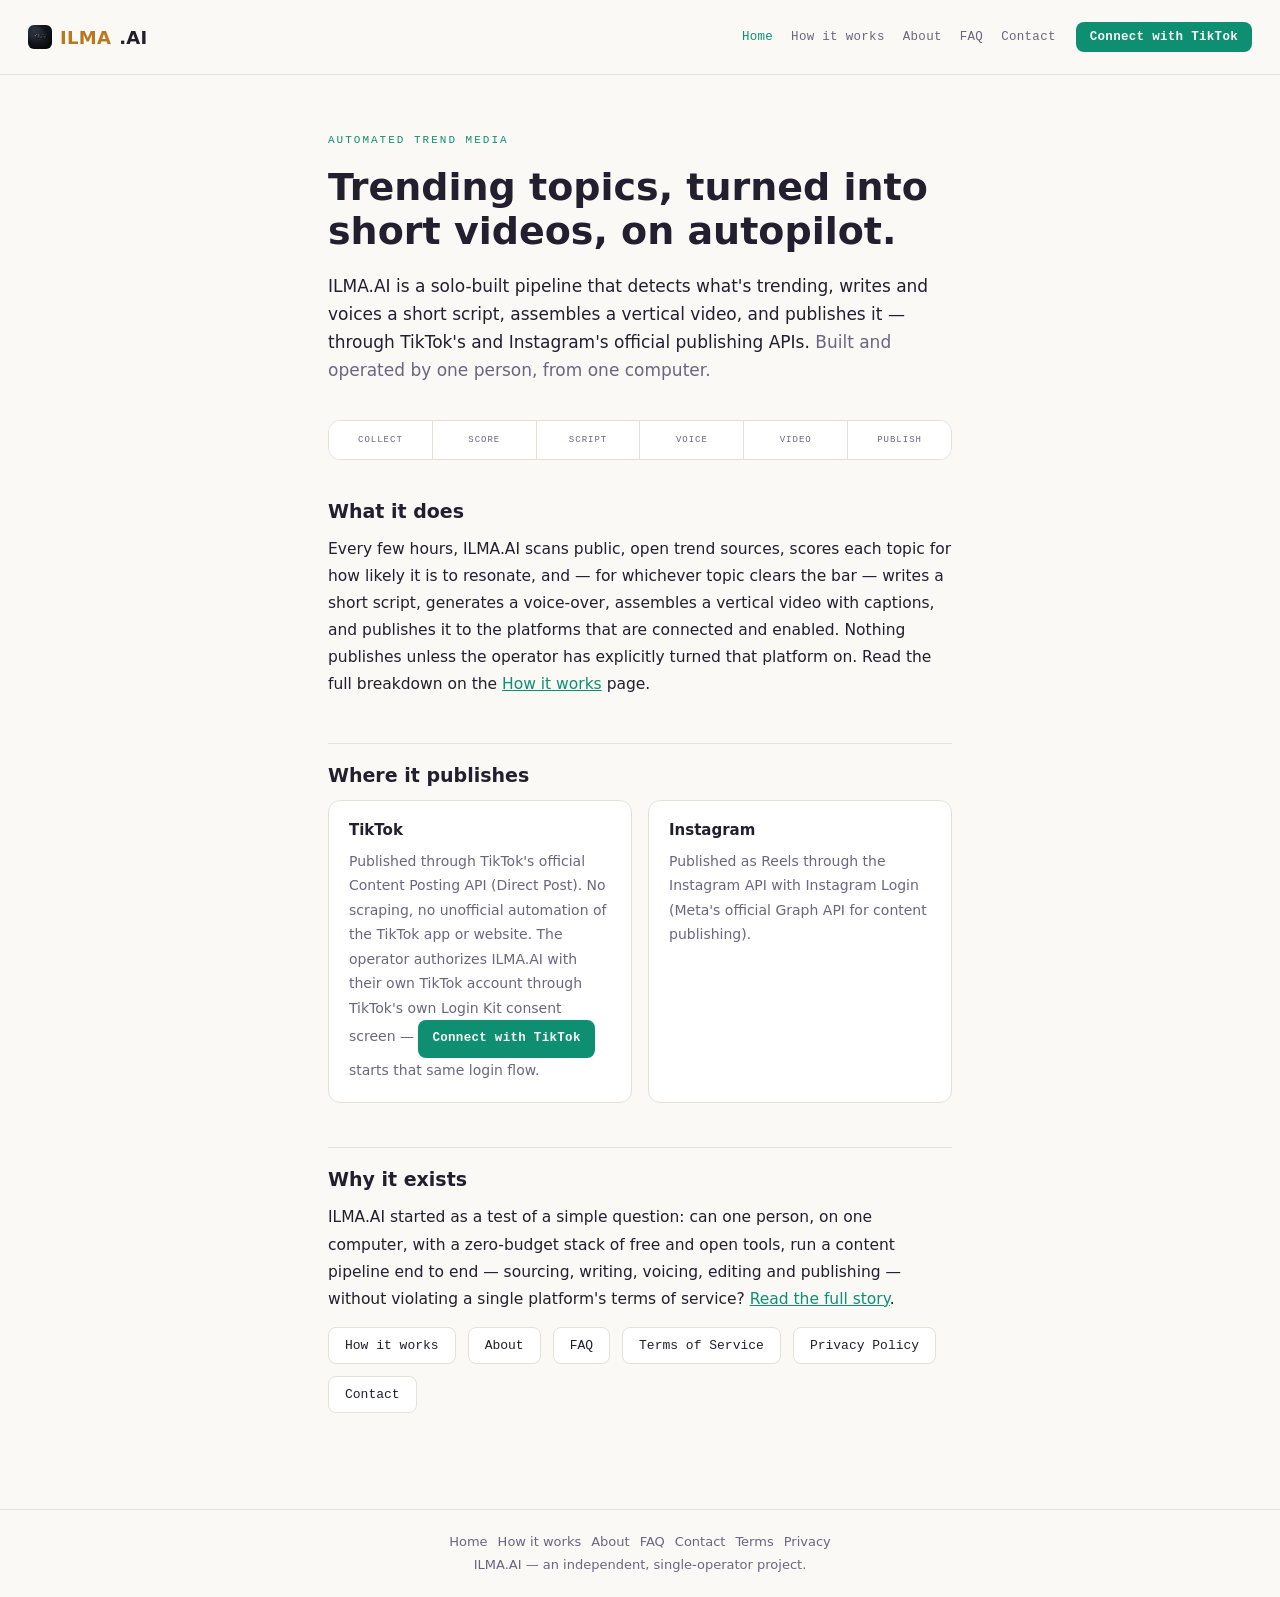
<file: index.html>
<!DOCTYPE html>
<html lang="en">
<head>
<meta charset="UTF-8">
<meta name="viewport" content="width=device-width, initial-scale=1.0">
<title>ILMA.AI — Automated trend media</title>
<meta name="description" content="ILMA.AI is a solo-built pipeline that detects trending topics, writes and voices a short script, assembles a vertical video, and publishes it through TikTok's and Instagram's official APIs.">
<link rel="stylesheet" href="assets/style.css">
<link rel="icon" href="assets/icons/favicon.ico" sizes="any">
<link rel="icon" type="image/png" href="assets/icons/icon-32.png" sizes="32x32">
<link rel="icon" type="image/png" href="assets/icons/icon-192.png" sizes="192x192">
<link rel="apple-touch-icon" href="assets/icons/icon-180.png">
</head>
<body>
<header>
  <a class="brand" href="index.html"><img src="assets/icons/icon-48.png" width="24" height="24" alt=""><b>ILMA</b>.AI</a>
  <nav class="site-nav">
    <a href="index.html" aria-current="page">Home</a>
    <a href="how-it-works.html">How it works</a>
    <a href="about.html">About</a>
    <a href="faq.html">FAQ</a>
    <a href="contact.html">Contact</a>
  </nav>
  <a class="tiktok-login" href="https://cake-stability-goliath.ngrok-free.dev/auth/tiktok/login">Connect with TikTok</a>
</header>

<main id="top">
  <p class="eyebrow">Automated trend media</p>
  <h1 class="hero">Trending topics, turned into short videos, on autopilot.</h1>
  <p class="lede">
    ILMA.AI is a solo-built pipeline that detects what's trending, writes and
    voices a short script, assembles a vertical video, and publishes it —
    through TikTok's and Instagram's official publishing APIs.
    <span class="muted">Built and operated by one person, from one computer.</span>
  </p>

  <div class="chain">
    <div class="stage"><div class="lbl">Collect</div></div>
    <div class="stage"><div class="lbl">Score</div></div>
    <div class="stage"><div class="lbl">Script</div></div>
    <div class="stage"><div class="lbl">Voice</div></div>
    <div class="stage"><div class="lbl">Video</div></div>
    <div class="stage"><div class="lbl">Publish</div></div>
  </div>

  <h2 style="margin-top:0; padding-top:0; border-top:none;">What it does</h2>
  <p>
    Every few hours, ILMA.AI scans public, open trend sources, scores each
    topic for how likely it is to resonate, and — for whichever topic clears
    the bar — writes a short script, generates a voice-over, assembles a
    vertical video with captions, and publishes it to the platforms that are
    connected and enabled. Nothing publishes unless the operator has
    explicitly turned that platform on. Read the full breakdown on the
    <a href="how-it-works.html">How it works</a> page.
  </p>

  <h2>Where it publishes</h2>
  <div class="card-grid">
    <div class="card">
      <h3>TikTok</h3>
      <p>
        Published through TikTok's official Content Posting API
        (Direct Post). No scraping, no unofficial automation of the TikTok
        app or website. The operator authorizes ILMA.AI with their own
        TikTok account through TikTok's own Login Kit consent screen —
        <a class="tiktok-login" href="https://cake-stability-goliath.ngrok-free.dev/auth/tiktok/login">Connect with TikTok</a>
        starts that same login flow.
      </p>
    </div>
    <div class="card">
      <h3>Instagram</h3>
      <p>
        Published as Reels through the Instagram API with Instagram Login
        (Meta's official Graph API for content publishing).
      </p>
    </div>
  </div>

  <h2>Why it exists</h2>
  <p>
    ILMA.AI started as a test of a simple question: can one person, on one
    computer, with a zero-budget stack of free and open tools, run a
    content pipeline end to end — sourcing, writing, voicing, editing and
    publishing — without violating a single platform's terms of service?
    <a href="about.html">Read the full story</a>.
  </p>

  <div class="links">
    <a href="how-it-works.html">How it works</a>
    <a href="about.html">About</a>
    <a href="faq.html">FAQ</a>
    <a href="terms.html">Terms of Service</a>
    <a href="privacy.html">Privacy Policy</a>
    <a href="mailto:natdoussin@gmail.com">Contact</a>
  </div>
</main>

<footer>
  <div class="foot-links">
    <a href="index.html">Home</a>
    <a href="how-it-works.html">How it works</a>
    <a href="about.html">About</a>
    <a href="faq.html">FAQ</a>
    <a href="contact.html">Contact</a>
    <a href="terms.html">Terms</a>
    <a href="privacy.html">Privacy</a>
  </div>
  ILMA.AI — an independent, single-operator project.
</footer>
</body>
</html>
</file>
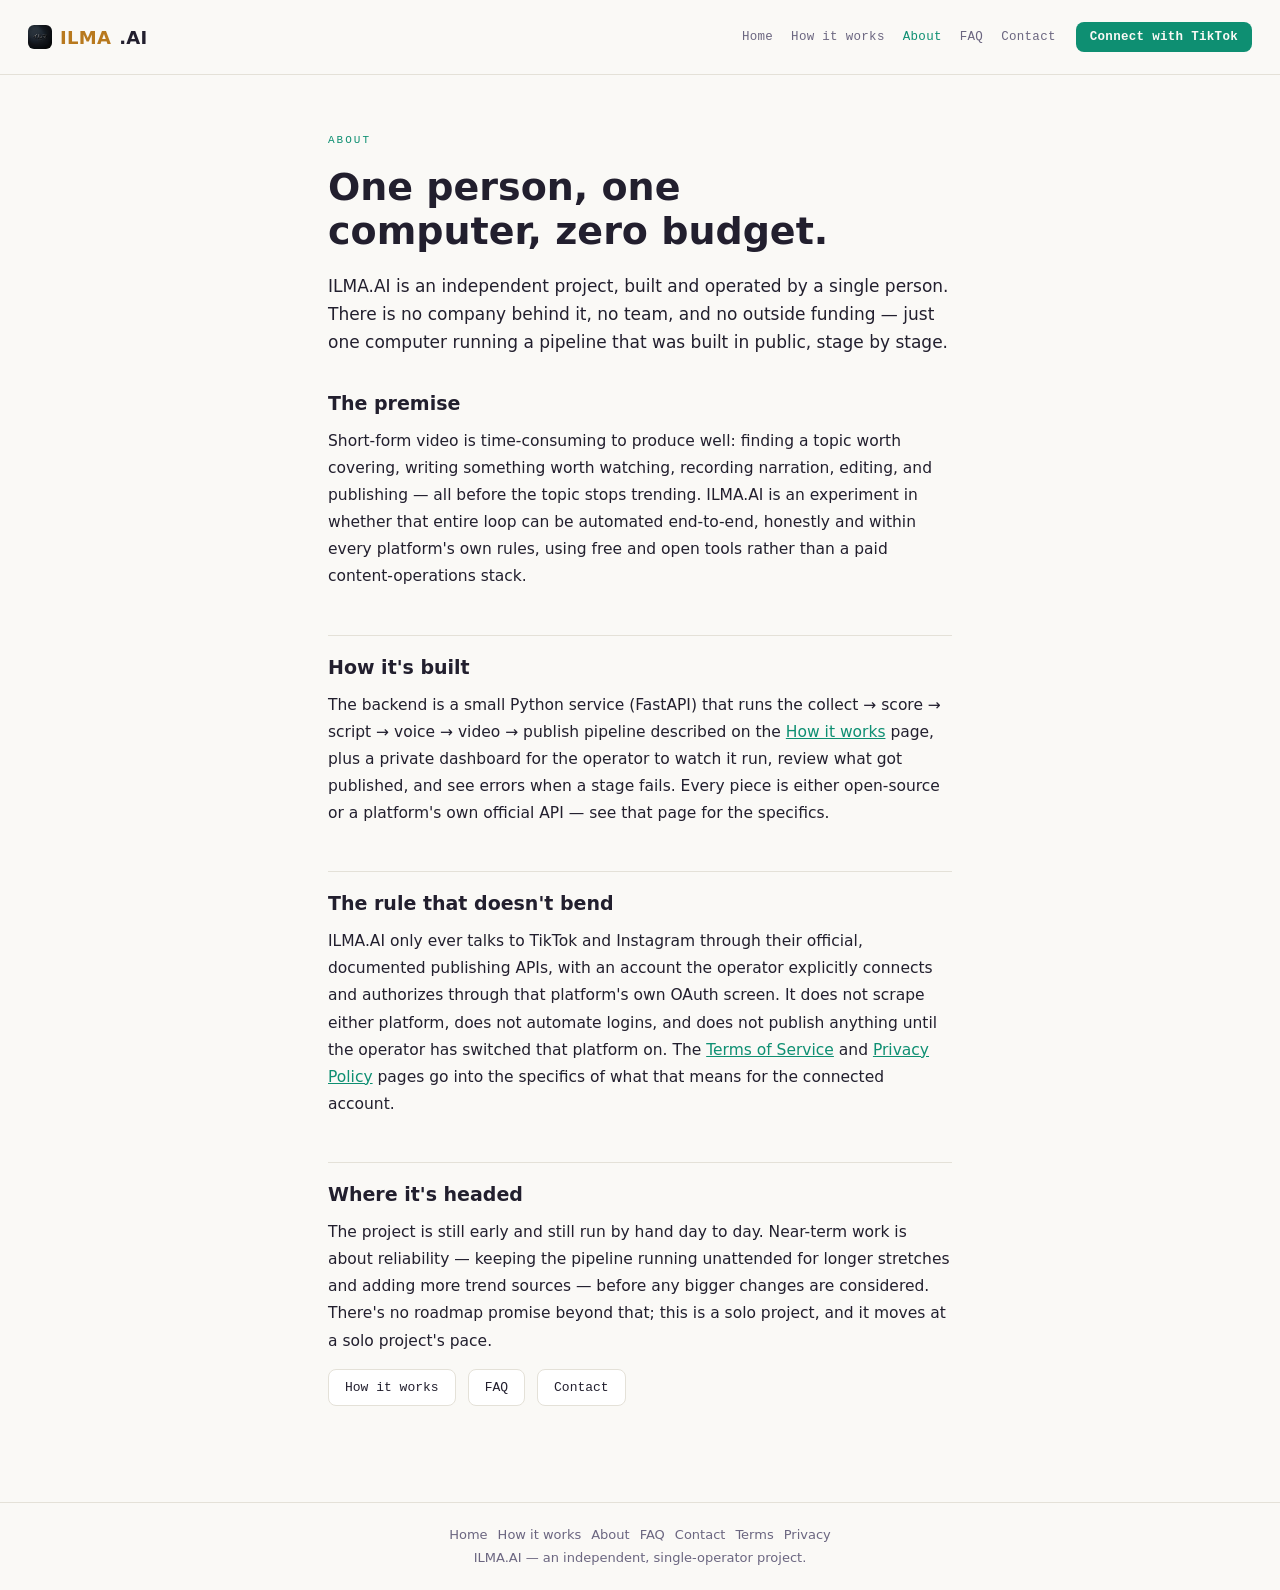
<file: about.html>
<!DOCTYPE html>
<html lang="en">
<head>
<meta charset="UTF-8">
<meta name="viewport" content="width=device-width, initial-scale=1.0">
<title>About — ILMA.AI</title>
<meta name="description" content="ILMA.AI is an independent, single-operator project testing whether one person on one computer can run a full content pipeline with a zero-budget stack of free tools.">
<link rel="stylesheet" href="assets/style.css">
<link rel="icon" href="assets/icons/favicon.ico" sizes="any">
<link rel="icon" type="image/png" href="assets/icons/icon-32.png" sizes="32x32">
<link rel="icon" type="image/png" href="assets/icons/icon-192.png" sizes="192x192">
<link rel="apple-touch-icon" href="assets/icons/icon-180.png">
</head>
<body>
<header>
  <a class="brand" href="index.html"><img src="assets/icons/icon-48.png" width="24" height="24" alt=""><b>ILMA</b>.AI</a>
  <nav class="site-nav">
    <a href="index.html">Home</a>
    <a href="how-it-works.html">How it works</a>
    <a href="about.html" aria-current="page">About</a>
    <a href="faq.html">FAQ</a>
    <a href="contact.html">Contact</a>
  </nav>
  <a class="tiktok-login" href="https://cake-stability-goliath.ngrok-free.dev/auth/tiktok/login">Connect with TikTok</a>
</header>

<main id="top">
  <p class="eyebrow">About</p>
  <h1 class="hero">One person, one computer, zero budget.</h1>
  <p class="lede">
    ILMA.AI is an independent project, built and operated by a single
    person. There is no company behind it, no team, and no outside funding —
    just one computer running a pipeline that was built in public, stage by
    stage.
  </p>

  <h2 style="margin-top:0; padding-top:0; border-top:none;">The premise</h2>
  <p>
    Short-form video is time-consuming to produce well: finding a topic
    worth covering, writing something worth watching, recording narration,
    editing, and publishing — all before the topic stops trending. ILMA.AI
    is an experiment in whether that entire loop can be automated
    end-to-end, honestly and within every platform's own rules, using
    free and open tools rather than a paid content-operations stack.
  </p>

  <h2>How it's built</h2>
  <p>
    The backend is a small Python service (FastAPI) that runs the
    collect → score → script → voice → video → publish pipeline described on
    the <a href="how-it-works.html">How it works</a> page, plus a private
    dashboard for the operator to watch it run, review what got published,
    and see errors when a stage fails. Every piece is either open-source or
    a platform's own official API — see that page for the specifics.
  </p>

  <h2>The rule that doesn't bend</h2>
  <p>
    ILMA.AI only ever talks to TikTok and Instagram through their official,
    documented publishing APIs, with an account the operator explicitly
    connects and authorizes through that platform's own OAuth screen. It
    does not scrape either platform, does not automate logins, and does not
    publish anything until the operator has switched that platform on. The
    <a href="terms.html">Terms of Service</a> and
    <a href="privacy.html">Privacy Policy</a> pages go into the specifics of
    what that means for the connected account.
  </p>

  <h2>Where it's headed</h2>
  <p>
    The project is still early and still run by hand day to day. Near-term
    work is about reliability — keeping the pipeline running unattended for
    longer stretches and adding more trend sources — before any bigger
    changes are considered. There's no roadmap promise beyond that; this is
    a solo project, and it moves at a solo project's pace.
  </p>

  <div class="links">
    <a href="how-it-works.html">How it works</a>
    <a href="faq.html">FAQ</a>
    <a href="contact.html">Contact</a>
  </div>
</main>

<footer>
  <div class="foot-links">
    <a href="index.html">Home</a>
    <a href="how-it-works.html">How it works</a>
    <a href="about.html">About</a>
    <a href="faq.html">FAQ</a>
    <a href="contact.html">Contact</a>
    <a href="terms.html">Terms</a>
    <a href="privacy.html">Privacy</a>
  </div>
  ILMA.AI — an independent, single-operator project.
</footer>
</body>
</html>
</file>
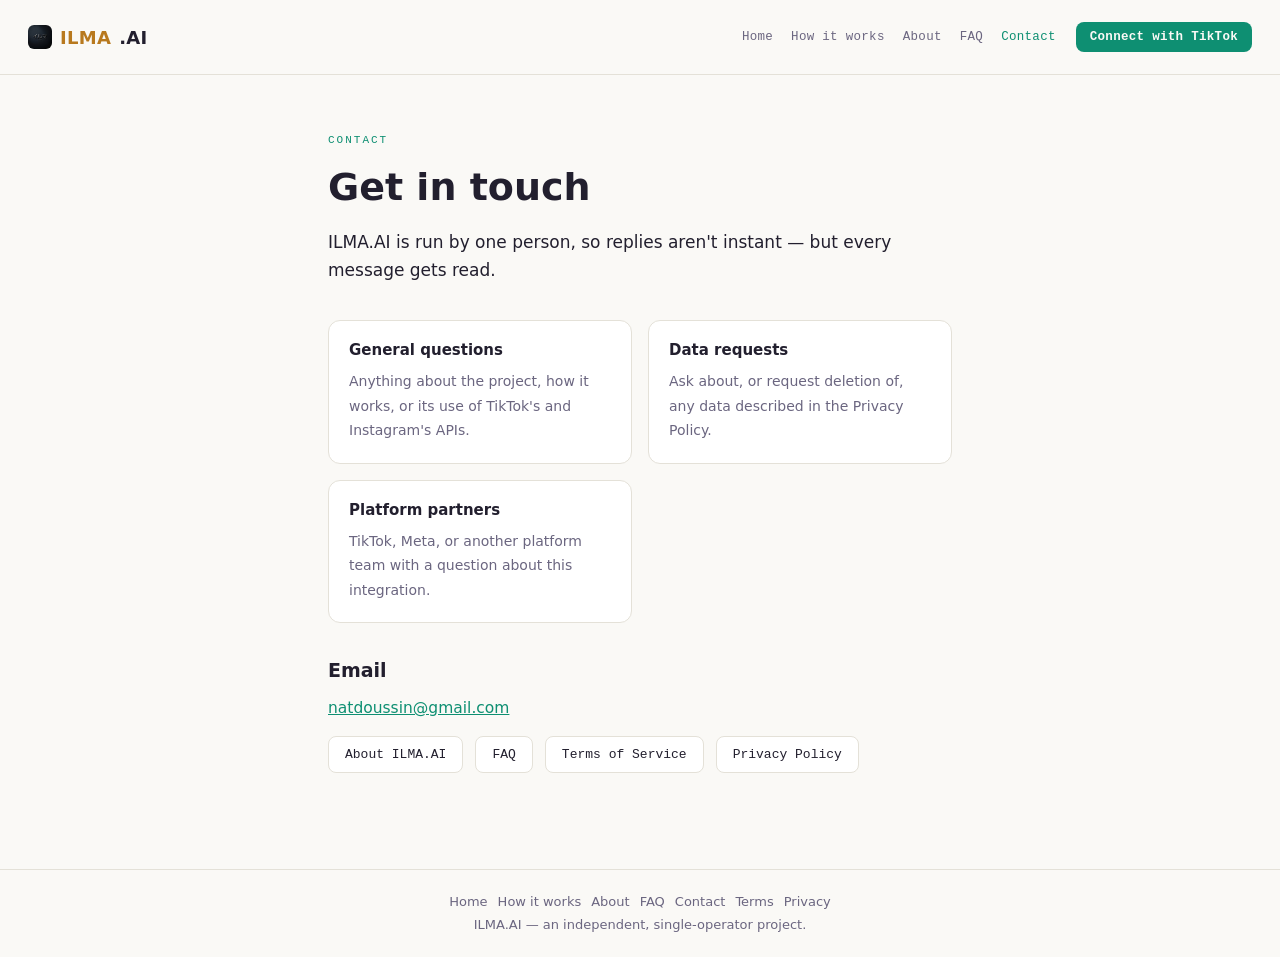
<file: contact.html>
<!DOCTYPE html>
<html lang="en">
<head>
<meta charset="UTF-8">
<meta name="viewport" content="width=device-width, initial-scale=1.0">
<title>Contact — ILMA.AI</title>
<meta name="description" content="Contact ILMA.AI for questions about the project, its TikTok and Instagram integrations, or a data request.">
<link rel="stylesheet" href="assets/style.css">
<link rel="icon" href="assets/icons/favicon.ico" sizes="any">
<link rel="icon" type="image/png" href="assets/icons/icon-32.png" sizes="32x32">
<link rel="icon" type="image/png" href="assets/icons/icon-192.png" sizes="192x192">
<link rel="apple-touch-icon" href="assets/icons/icon-180.png">
</head>
<body>
<header>
  <a class="brand" href="index.html"><img src="assets/icons/icon-48.png" width="24" height="24" alt=""><b>ILMA</b>.AI</a>
  <nav class="site-nav">
    <a href="index.html">Home</a>
    <a href="how-it-works.html">How it works</a>
    <a href="about.html">About</a>
    <a href="faq.html">FAQ</a>
    <a href="contact.html" aria-current="page">Contact</a>
  </nav>
  <a class="tiktok-login" href="https://cake-stability-goliath.ngrok-free.dev/auth/tiktok/login">Connect with TikTok</a>
</header>

<main id="top">
  <p class="eyebrow">Contact</p>
  <h1 class="hero">Get in touch</h1>
  <p class="lede">
    ILMA.AI is run by one person, so replies aren't instant — but every
    message gets read.
  </p>

  <div class="card-grid">
    <div class="card">
      <h3>General questions</h3>
      <p>Anything about the project, how it works, or its use of TikTok's and Instagram's APIs.</p>
    </div>
    <div class="card">
      <h3>Data requests</h3>
      <p>Ask about, or request deletion of, any data described in the Privacy Policy.</p>
    </div>
    <div class="card">
      <h3>Platform partners</h3>
      <p>TikTok, Meta, or another platform team with a question about this integration.</p>
    </div>
  </div>

  <h2 style="margin-top:0; padding-top:0; border-top:none;">Email</h2>
  <p>
    <a href="mailto:natdoussin@gmail.com">natdoussin@gmail.com</a>
  </p>

  <div class="links">
    <a href="about.html">About ILMA.AI</a>
    <a href="faq.html">FAQ</a>
    <a href="terms.html">Terms of Service</a>
    <a href="privacy.html">Privacy Policy</a>
  </div>
</main>

<footer>
  <div class="foot-links">
    <a href="index.html">Home</a>
    <a href="how-it-works.html">How it works</a>
    <a href="about.html">About</a>
    <a href="faq.html">FAQ</a>
    <a href="contact.html">Contact</a>
    <a href="terms.html">Terms</a>
    <a href="privacy.html">Privacy</a>
  </div>
  ILMA.AI — an independent, single-operator project.
</footer>
</body>
</html>
</file>
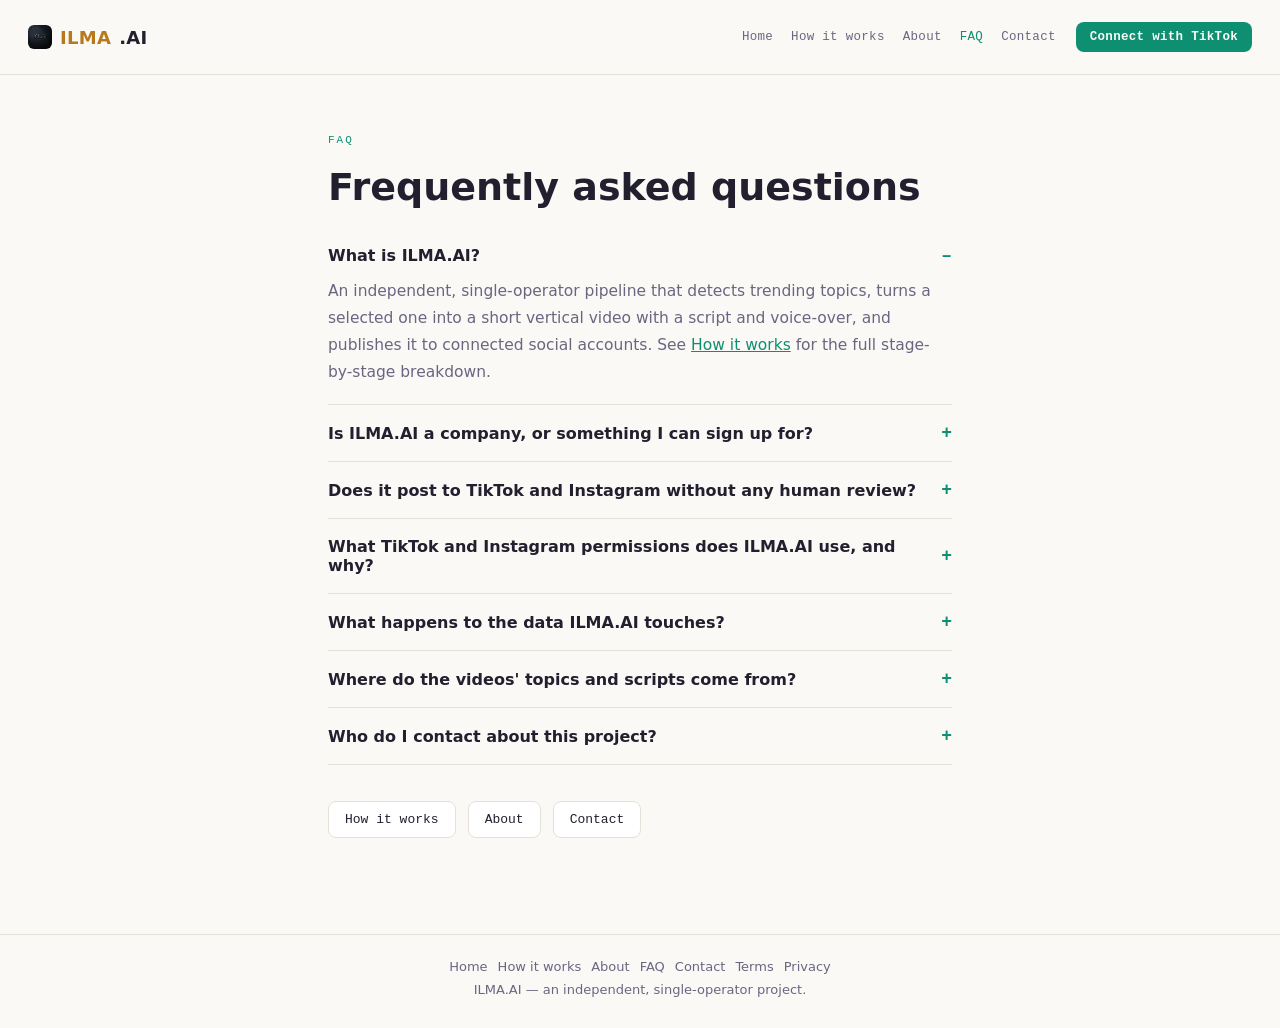
<file: faq.html>
<!DOCTYPE html>
<html lang="en">
<head>
<meta charset="UTF-8">
<meta name="viewport" content="width=device-width, initial-scale=1.0">
<title>FAQ — ILMA.AI</title>
<meta name="description" content="Frequently asked questions about ILMA.AI: what it is, how it publishes to TikTok and Instagram, and how account data is handled.">
<link rel="stylesheet" href="assets/style.css">
<link rel="icon" href="assets/icons/favicon.ico" sizes="any">
<link rel="icon" type="image/png" href="assets/icons/icon-32.png" sizes="32x32">
<link rel="icon" type="image/png" href="assets/icons/icon-192.png" sizes="192x192">
<link rel="apple-touch-icon" href="assets/icons/icon-180.png">
</head>
<body>
<header>
  <a class="brand" href="index.html"><img src="assets/icons/icon-48.png" width="24" height="24" alt=""><b>ILMA</b>.AI</a>
  <nav class="site-nav">
    <a href="index.html">Home</a>
    <a href="how-it-works.html">How it works</a>
    <a href="about.html">About</a>
    <a href="faq.html" aria-current="page">FAQ</a>
    <a href="contact.html">Contact</a>
  </nav>
  <a class="tiktok-login" href="https://cake-stability-goliath.ngrok-free.dev/auth/tiktok/login">Connect with TikTok</a>
</header>

<main id="top">
  <p class="eyebrow">FAQ</p>
  <h1 class="hero">Frequently asked questions</h1>

  <details class="faq" open>
    <summary>What is ILMA.AI?</summary>
    <p>
      An independent, single-operator pipeline that detects trending
      topics, turns a selected one into a short vertical video with a
      script and voice-over, and publishes it to connected social
      accounts. See <a href="how-it-works.html">How it works</a> for the
      full stage-by-stage breakdown.
    </p>
  </details>

  <details class="faq">
    <summary>Is ILMA.AI a company, or something I can sign up for?</summary>
    <p>
      No. It's a solo project with one operator and one connected account
      per platform — not a multi-tenant product, and not something the
      public can create an account on. There is no signup flow.
    </p>
  </details>

  <details class="faq">
    <summary>Does it post to TikTok and Instagram without any human review?</summary>
    <p>
      Publishing only happens on platforms the operator has explicitly
      connected and enabled. When enabled, the pipeline publishes
      automatically on a schedule — there is no manual approval step per
      video — but every step uses each platform's official publishing API,
      never scraping or unofficial automation.
    </p>
  </details>

  <details class="faq">
    <summary>What TikTok and Instagram permissions does ILMA.AI use, and why?</summary>
    <p>
      On TikTok: TikTok's Content Posting API with the
      <code class="mono">video.publish</code> scope, obtained through
      TikTok's own OAuth consent screen. On Instagram: the Instagram API
      with Instagram Login (Meta's Graph API), including the content
      publishing permission, obtained through Instagram's own OAuth consent
      screen. Neither platform's password is ever seen or stored by
      ILMA.AI — only the access tokens each platform issues after the
      operator approves the connection.
    </p>
  </details>

  <details class="faq">
    <summary>What happens to the data ILMA.AI touches?</summary>
    <p>
      The only personal data involved is the connected account's own OAuth
      tokens and basic public identifiers, stored locally and never sold or
      shared. Full detail is in the <a href="privacy.html">Privacy
      Policy</a>.
    </p>
  </details>

  <details class="faq">
    <summary>Where do the videos' topics and scripts come from?</summary>
    <p>
      Topics come from public sources — Hacker News, public Reddit
      listings, and RSS feeds. Scripts are generated fresh for each topic
      (via a language model or a template fallback), not copied from the
      source article. See <a href="how-it-works.html">How it works</a>.
    </p>
  </details>

  <details class="faq">
    <summary>Who do I contact about this project?</summary>
    <p>
      <a href="mailto:natdoussin@gmail.com">natdoussin@gmail.com</a> — see
      the <a href="contact.html">Contact</a> page.
    </p>
  </details>

  <div class="links" style="margin-top:36px">
    <a href="how-it-works.html">How it works</a>
    <a href="about.html">About</a>
    <a href="contact.html">Contact</a>
  </div>
</main>

<footer>
  <div class="foot-links">
    <a href="index.html">Home</a>
    <a href="how-it-works.html">How it works</a>
    <a href="about.html">About</a>
    <a href="faq.html">FAQ</a>
    <a href="contact.html">Contact</a>
    <a href="terms.html">Terms</a>
    <a href="privacy.html">Privacy</a>
  </div>
  ILMA.AI — an independent, single-operator project.
</footer>
</body>
</html>
</file>
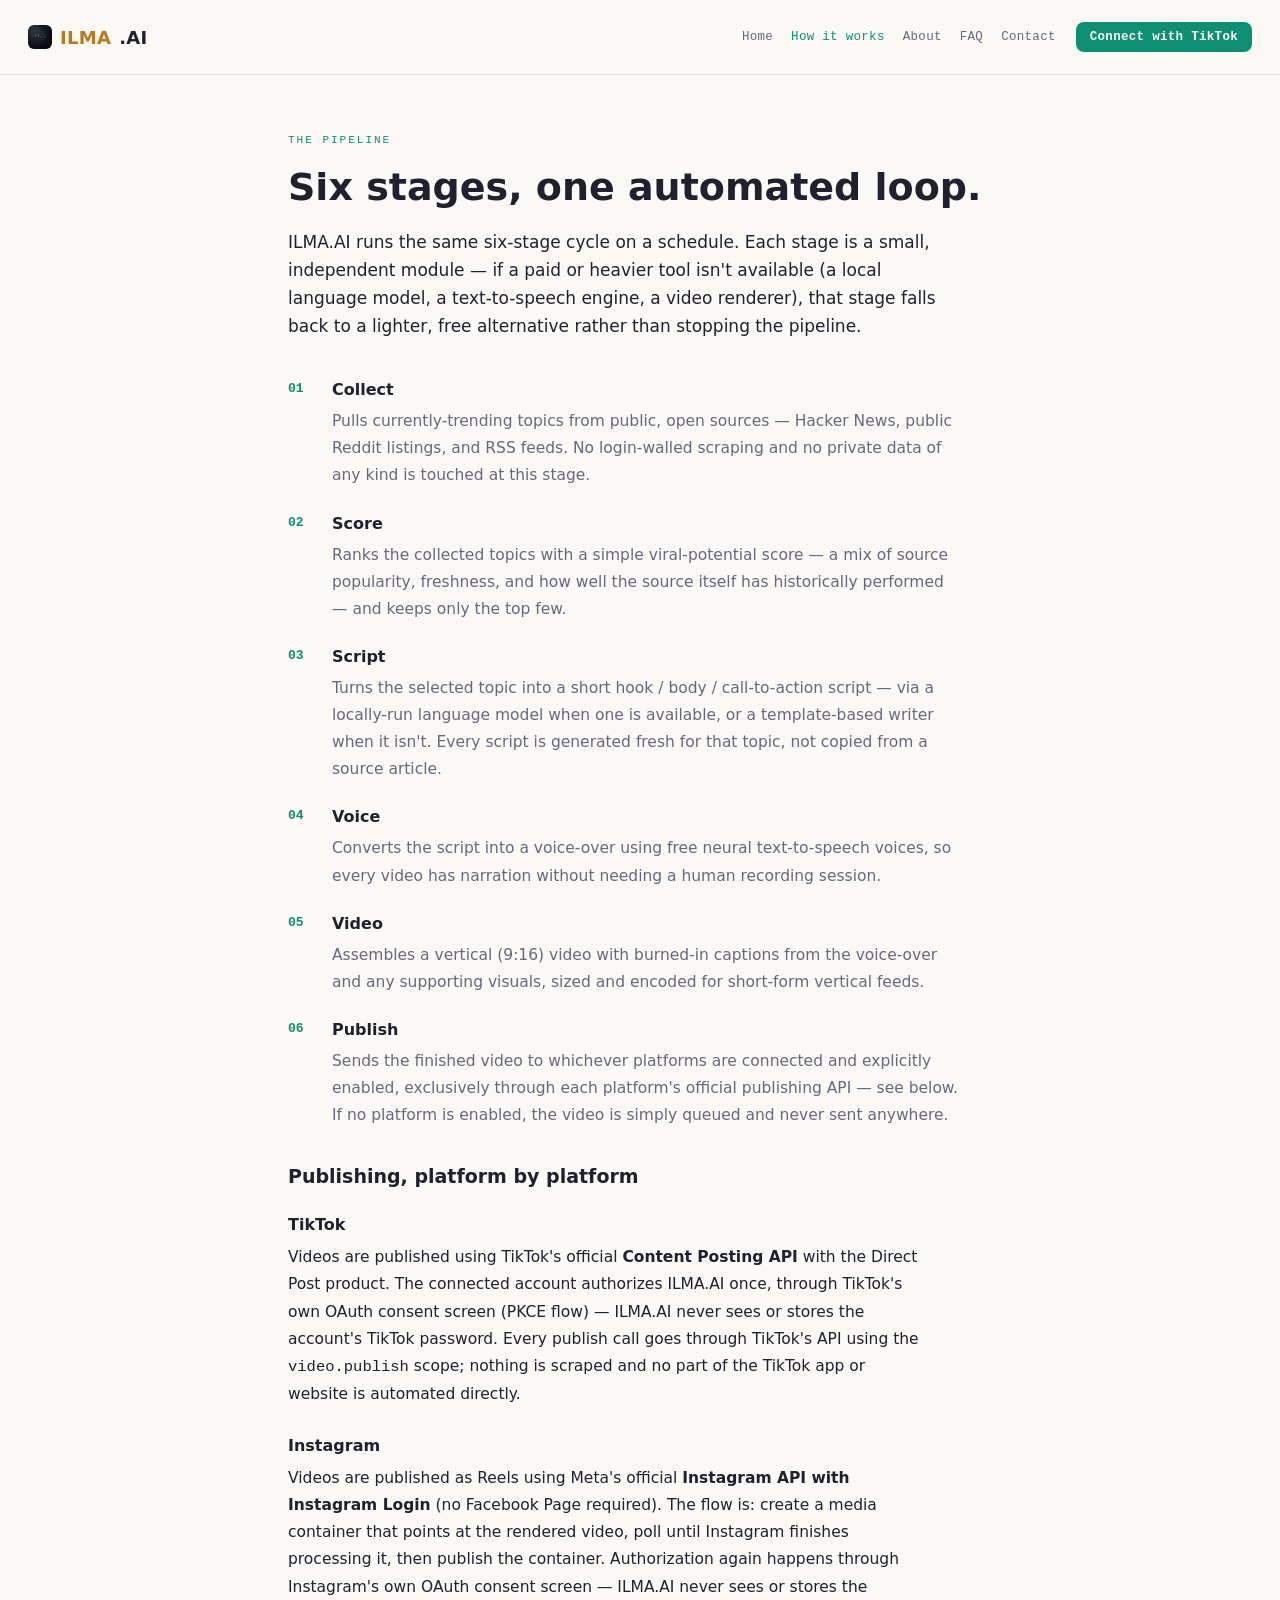
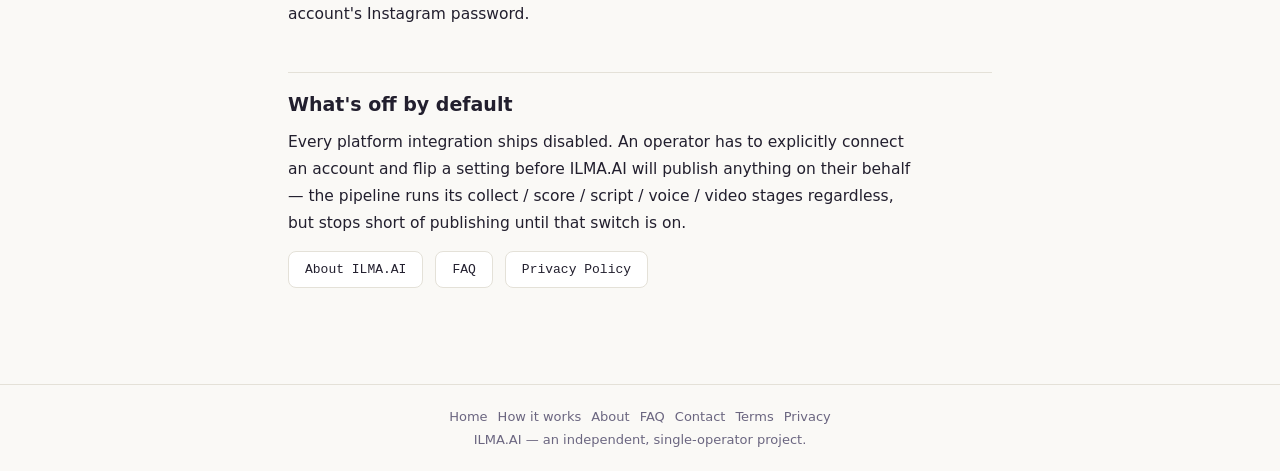
<file: how-it-works.html>
<!DOCTYPE html>
<html lang="en">
<head>
<meta charset="UTF-8">
<meta name="viewport" content="width=device-width, initial-scale=1.0">
<title>How it works — ILMA.AI</title>
<meta name="description" content="A stage-by-stage breakdown of the ILMA.AI pipeline: collect, score, script, voice, video, and publish through official platform APIs.">
<link rel="stylesheet" href="assets/style.css">
<link rel="icon" href="assets/icons/favicon.ico" sizes="any">
<link rel="icon" type="image/png" href="assets/icons/icon-32.png" sizes="32x32">
<link rel="icon" type="image/png" href="assets/icons/icon-192.png" sizes="192x192">
<link rel="apple-touch-icon" href="assets/icons/icon-180.png">
</head>
<body>
<header>
  <a class="brand" href="index.html"><img src="assets/icons/icon-48.png" width="24" height="24" alt=""><b>ILMA</b>.AI</a>
  <nav class="site-nav">
    <a href="index.html">Home</a>
    <a href="how-it-works.html" aria-current="page">How it works</a>
    <a href="about.html">About</a>
    <a href="faq.html">FAQ</a>
    <a href="contact.html">Contact</a>
  </nav>
  <a class="tiktok-login" href="https://cake-stability-goliath.ngrok-free.dev/auth/tiktok/login">Connect with TikTok</a>
</header>

<main class="wide" id="top">
  <p class="eyebrow">The pipeline</p>
  <h1 class="hero">Six stages, one automated loop.</h1>
  <p class="lede">
    ILMA.AI runs the same six-stage cycle on a schedule. Each stage is a
    small, independent module — if a paid or heavier tool isn't available
    (a local language model, a text-to-speech engine, a video renderer),
    that stage falls back to a lighter, free alternative rather than
    stopping the pipeline.
  </p>

  <ol class="step-list">
    <li>
      <span class="num">01</span>
      <div>
        <h3>Collect</h3>
        <p>
          Pulls currently-trending topics from public, open sources —
          Hacker News, public Reddit listings, and RSS feeds. No login-walled
          scraping and no private data of any kind is touched at this stage.
        </p>
      </div>
    </li>
    <li>
      <span class="num">02</span>
      <div>
        <h3>Score</h3>
        <p>
          Ranks the collected topics with a simple viral-potential score —
          a mix of source popularity, freshness, and how well the source
          itself has historically performed — and keeps only the top few.
        </p>
      </div>
    </li>
    <li>
      <span class="num">03</span>
      <div>
        <h3>Script</h3>
        <p>
          Turns the selected topic into a short hook / body / call-to-action
          script — via a locally-run language model when one is available,
          or a template-based writer when it isn't. Every script is
          generated fresh for that topic, not copied from a source article.
        </p>
      </div>
    </li>
    <li>
      <span class="num">04</span>
      <div>
        <h3>Voice</h3>
        <p>
          Converts the script into a voice-over using free neural
          text-to-speech voices, so every video has narration without
          needing a human recording session.
        </p>
      </div>
    </li>
    <li>
      <span class="num">05</span>
      <div>
        <h3>Video</h3>
        <p>
          Assembles a vertical (9:16) video with burned-in captions from the
          voice-over and any supporting visuals, sized and encoded for
          short-form vertical feeds.
        </p>
      </div>
    </li>
    <li>
      <span class="num">06</span>
      <div>
        <h3>Publish</h3>
        <p>
          Sends the finished video to whichever platforms are connected and
          explicitly enabled, exclusively through each platform's official
          publishing API — see below. If no platform is enabled, the video
          is simply queued and never sent anywhere.
        </p>
      </div>
    </li>
  </ol>

  <h2 style="margin-top:0; padding-top:0; border-top:none;">Publishing, platform by platform</h2>

  <h3>TikTok</h3>
  <p>
    Videos are published using TikTok's official <strong>Content Posting
    API</strong> with the Direct Post product. The connected account
    authorizes ILMA.AI once, through TikTok's own OAuth consent screen
    (PKCE flow) — ILMA.AI never sees or stores the account's TikTok
    password. Every publish call goes through TikTok's API using the
    <code class="mono">video.publish</code> scope; nothing is scraped and no
    part of the TikTok app or website is automated directly.
  </p>

  <h3>Instagram</h3>
  <p>
    Videos are published as Reels using Meta's official <strong>Instagram
    API with Instagram Login</strong> (no Facebook Page required). The flow
    is: create a media container that points at the rendered video, poll
    until Instagram finishes processing it, then publish the container.
    Authorization again happens through Instagram's own OAuth consent
    screen — ILMA.AI never sees or stores the account's Instagram password.
  </p>

  <h2>What's off by default</h2>
  <p>
    Every platform integration ships disabled. An operator has to
    explicitly connect an account and flip a setting before ILMA.AI will
    publish anything on their behalf — the pipeline runs its collect / score
    / script / voice / video stages regardless, but stops short of
    publishing until that switch is on.
  </p>

  <div class="links">
    <a href="about.html">About ILMA.AI</a>
    <a href="faq.html">FAQ</a>
    <a href="privacy.html">Privacy Policy</a>
  </div>
</main>

<footer>
  <div class="foot-links">
    <a href="index.html">Home</a>
    <a href="how-it-works.html">How it works</a>
    <a href="about.html">About</a>
    <a href="faq.html">FAQ</a>
    <a href="contact.html">Contact</a>
    <a href="terms.html">Terms</a>
    <a href="privacy.html">Privacy</a>
  </div>
  ILMA.AI — an independent, single-operator project.
</footer>
</body>
</html>
</file>
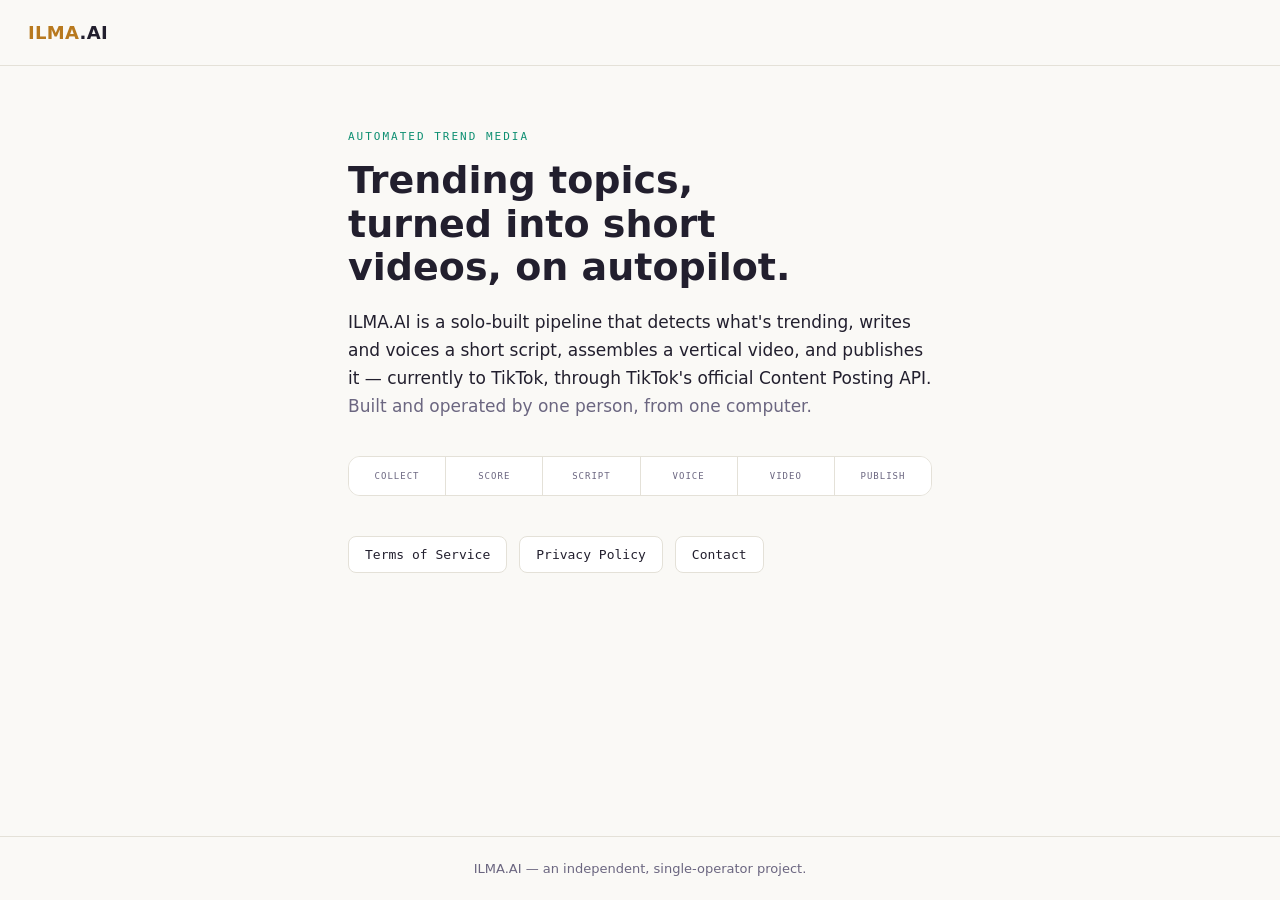
<file: index-1.html>
<!DOCTYPE html>
<html lang="en">
<head>
<meta charset="UTF-8">
<meta name="viewport" content="width=device-width, initial-scale=1.0">
<title>ILMA.AI</title>
<style>
  :root{
    --bg:#15131F; --panel:#1E1B2E; --panel-2:#241F35; --line:#2E2A40;
    --text:#E8E4F0; --muted:#9B96B0; --amber:#FFB23E; --teal:#38D6B0;
  }
  @media (prefers-color-scheme: light){
    :root:not([data-theme="dark"]){
      --bg:#FAF9F6; --panel:#FFFFFF; --panel-2:#F1EFE9; --line:#E4E1D8;
      --text:#221F2E; --muted:#6B6680; --amber:#B8791E; --teal:#0E8F72;
    }
  }
  :root[data-theme="light"]{
    --bg:#FAF9F6; --panel:#FFFFFF; --panel-2:#F1EFE9; --line:#E4E1D8;
    --text:#221F2E; --muted:#6B6680; --amber:#B8791E; --teal:#0E8F72;
  }
  :root[data-theme="dark"]{
    --bg:#15131F; --panel:#1E1B2E; --panel-2:#241F35; --line:#2E2A40;
    --text:#E8E4F0; --muted:#9B96B0; --amber:#FFB23E; --teal:#38D6B0;
  }
  *{box-sizing:border-box}
  body{
    margin:0; background:var(--bg); color:var(--text);
    font-family:"Space Grotesk",system-ui,sans-serif;
    -webkit-font-smoothing:antialiased;
    min-height:100vh; display:flex; flex-direction:column;
  }
  .mono{font-family:"JetBrains Mono",ui-monospace,monospace}
  a{color:var(--teal)}
  header{
    display:flex; align-items:center; gap:12px;
    padding:22px 28px; border-bottom:1px solid var(--line);
  }
  .brand{font-weight:700; letter-spacing:.3px; font-size:18px; text-decoration:none; color:var(--text)}
  .brand b{color:var(--amber)}
  main{max-width:640px; margin:0 auto; padding:64px 28px; flex:1}
  .eyebrow{
    font-family:"JetBrains Mono",monospace; font-size:11px; letter-spacing:2px;
    text-transform:uppercase; color:var(--teal); margin:0 0 16px;
  }
  h1{font-size:38px; line-height:1.15; margin:0 0 18px; text-wrap:balance}
  .lede{font-size:17px; line-height:1.65; color:var(--text); max-width:56ch; margin:0 0 36px}
  .lede .muted{color:var(--muted)}
  .chain{
    display:flex; gap:0; border:1px solid var(--line); border-radius:12px;
    overflow:hidden; margin:0 0 40px;
  }
  .stage{flex:1; padding:14px 8px; text-align:center; background:var(--panel)}
  .stage:not(:last-child){border-right:1px solid var(--line)}
  .stage .lbl{font-family:"JetBrains Mono",monospace; font-size:9px; letter-spacing:1px;
    text-transform:uppercase; color:var(--muted)}
  links{display:none}
  .links{display:flex; gap:12px; flex-wrap:wrap}
  .links a{
    font-family:"JetBrains Mono",monospace; font-size:13px; text-decoration:none;
    color:var(--text); border:1px solid var(--line); background:var(--panel);
    padding:10px 16px; border-radius:8px;
  }
  .links a:hover{border-color:var(--teal)}
  footer{
    padding:24px 28px; border-top:1px solid var(--line); color:var(--muted);
    font-size:13px; text-align:center;
  }
</style>
</head>
<body>
<header>
  <a class="brand" href="#top"><b>ILMA</b>.AI</a>
</header>

<main id="top">
  <p class="eyebrow">Automated trend media</p>
  <h1>Trending topics, turned into short videos, on autopilot.</h1>
  <p class="lede">
    ILMA.AI is a solo-built pipeline that detects what's trending, writes and
    voices a short script, assembles a vertical video, and publishes it —
    currently to TikTok, through TikTok's official Content Posting API.
    <span class="muted">Built and operated by one person, from one computer.</span>
  </p>

  <div class="chain">
    <div class="stage"><div class="lbl">Collect</div></div>
    <div class="stage"><div class="lbl">Score</div></div>
    <div class="stage"><div class="lbl">Script</div></div>
    <div class="stage"><div class="lbl">Voice</div></div>
    <div class="stage"><div class="lbl">Video</div></div>
    <div class="stage"><div class="lbl">Publish</div></div>
  </div>

  <div class="links">
    <a href="terms.html">Terms of Service</a>
    <a href="privacy.html">Privacy Policy</a>
    <a href="mailto:natdoussin@gmail.com">Contact</a>
  </div>
</main>

<footer>ILMA.AI — an independent, single-operator project.</footer>
</body>
</html>
</file>
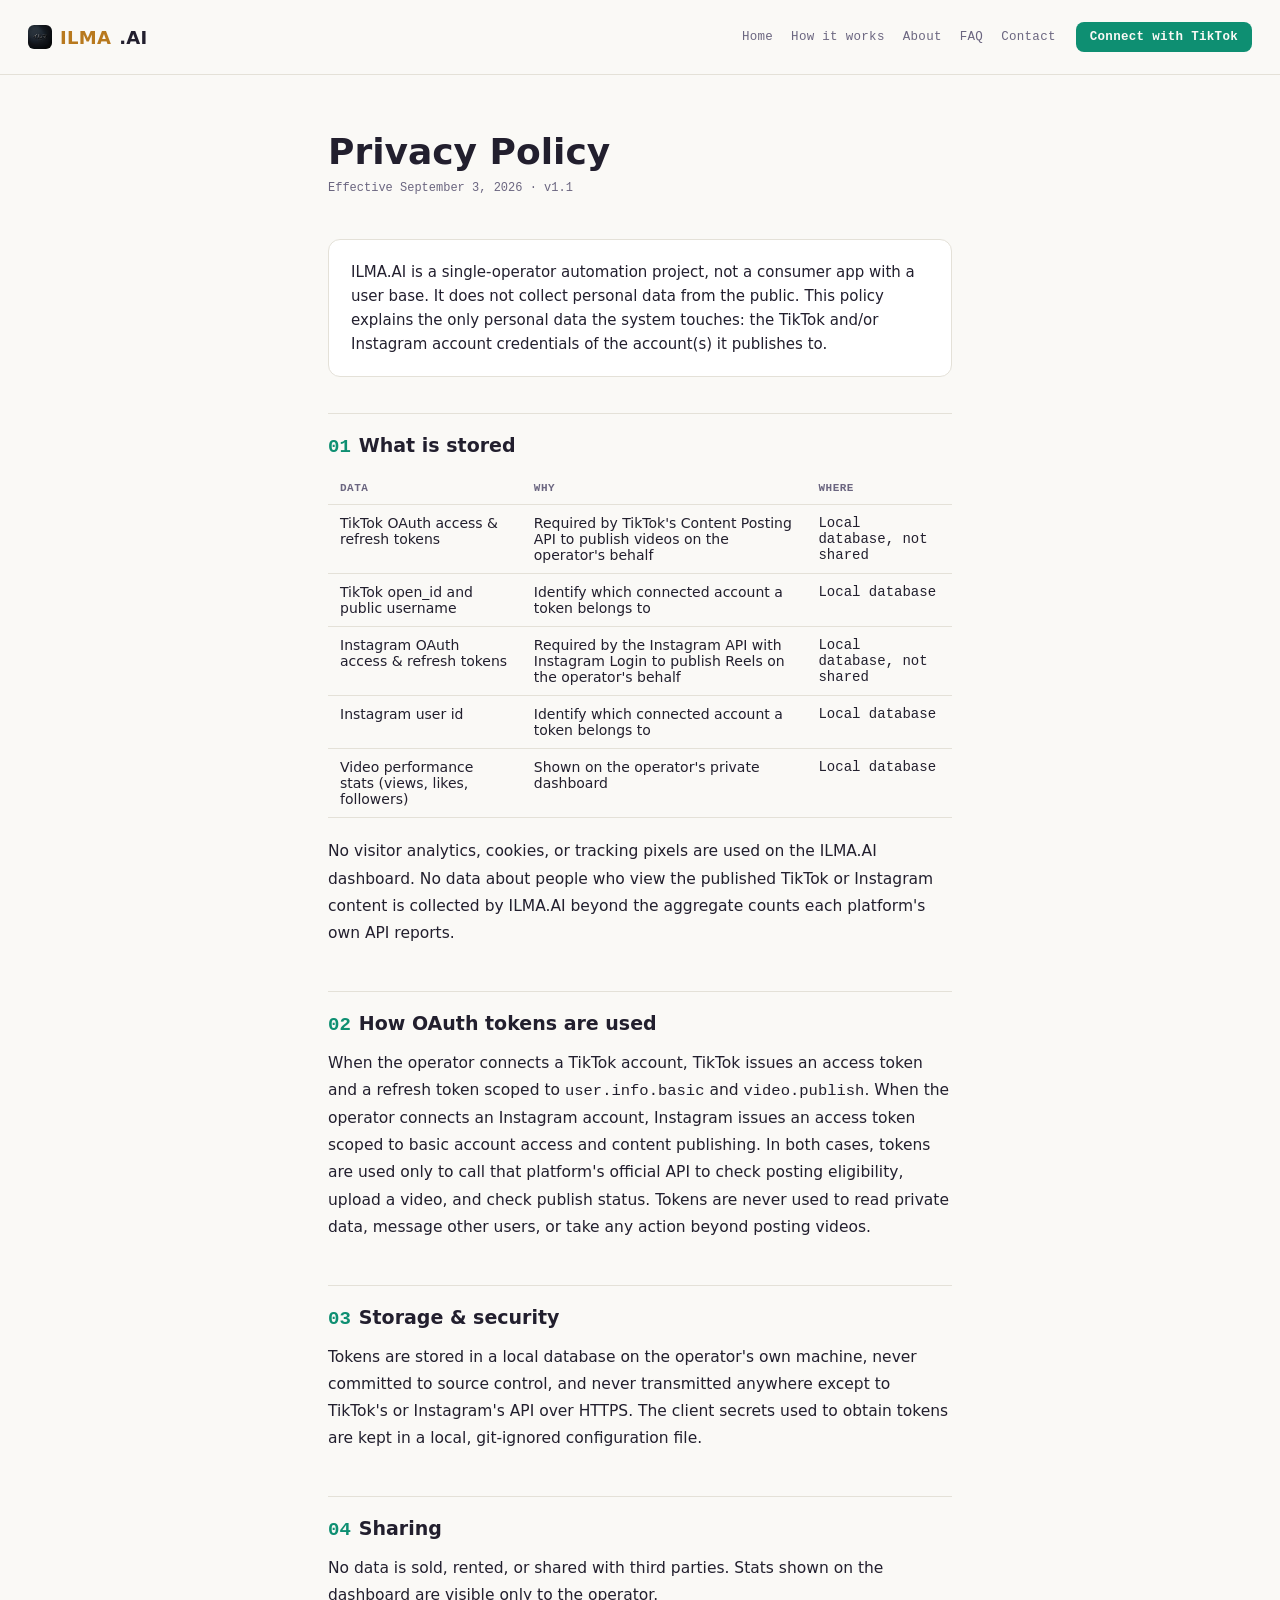
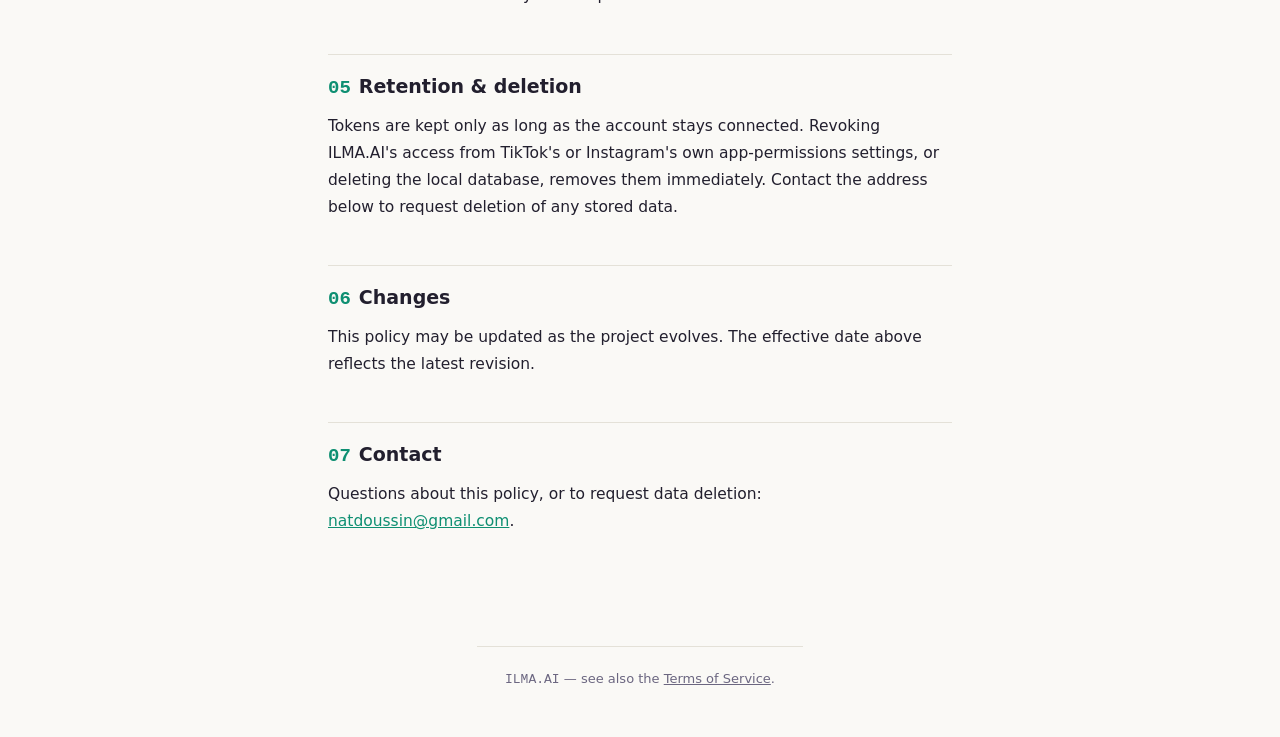
<file: privacy.html>
<!DOCTYPE html>
<html lang="en">
<head>
<meta charset="UTF-8">
<meta name="viewport" content="width=device-width, initial-scale=1.0">
<title>Privacy Policy — ILMA.AI</title>
<meta name="description" content="Privacy Policy for ILMA.AI, an independent single-operator project publishing to TikTok and Instagram through their official APIs.">
<link rel="stylesheet" href="assets/style.css">
<link rel="icon" href="assets/icons/favicon.ico" sizes="any">
<link rel="icon" type="image/png" href="assets/icons/icon-32.png" sizes="32x32">
<link rel="icon" type="image/png" href="assets/icons/icon-192.png" sizes="192x192">
<link rel="apple-touch-icon" href="assets/icons/icon-180.png">
</head>
<body>
<header>
  <a class="brand" href="index.html"><img src="assets/icons/icon-48.png" width="24" height="24" alt=""><b>ILMA</b>.AI</a>
  <nav class="site-nav">
    <a href="index.html">Home</a>
    <a href="how-it-works.html">How it works</a>
    <a href="about.html">About</a>
    <a href="faq.html">FAQ</a>
    <a href="contact.html">Contact</a>
  </nav>
  <a class="tiktok-login" href="https://cake-stability-goliath.ngrok-free.dev/auth/tiktok/login">Connect with TikTok</a>
</header>

<main id="top">
  <h1>Privacy Policy</h1>
  <p class="meta">Effective September&nbsp;3, 2026 · v1.1</p>

  <div class="lede card">
    ILMA.AI is a single-operator automation project, not a consumer app with
    a user base. It does not collect personal data from the public. This
    policy explains the only personal data the system touches: the TikTok
    and/or Instagram account credentials of the account(s) it publishes to.
  </div>

  <h2><span class="num">01</span>What is stored</h2>
  <div class="tablewrap">
  <table>
    <thead><tr><th>Data</th><th>Why</th><th>Where</th></tr></thead>
    <tbody>
      <tr><td>TikTok OAuth access &amp; refresh tokens</td><td>Required by TikTok's Content Posting API to publish videos on the operator's behalf</td><td class="mono">Local database, not shared</td></tr>
      <tr><td>TikTok open_id and public username</td><td>Identify which connected account a token belongs to</td><td class="mono">Local database</td></tr>
      <tr><td>Instagram OAuth access &amp; refresh tokens</td><td>Required by the Instagram API with Instagram Login to publish Reels on the operator's behalf</td><td class="mono">Local database, not shared</td></tr>
      <tr><td>Instagram user id</td><td>Identify which connected account a token belongs to</td><td class="mono">Local database</td></tr>
      <tr><td>Video performance stats (views, likes, followers)</td><td>Shown on the operator's private dashboard</td><td class="mono">Local database</td></tr>
    </tbody>
  </table>
  </div>
  <p>
    No visitor analytics, cookies, or tracking pixels are used on the ILMA.AI
    dashboard. No data about people who view the published TikTok or
    Instagram content is collected by ILMA.AI beyond the aggregate counts
    each platform's own API reports.
  </p>

  <h2><span class="num">02</span>How OAuth tokens are used</h2>
  <p>
    When the operator connects a TikTok account, TikTok issues an access
    token and a refresh token scoped to <code class="mono">user.info.basic</code>
    and <code class="mono">video.publish</code>. When the operator connects an
    Instagram account, Instagram issues an access token scoped to basic
    account access and content publishing. In both cases, tokens are used
    only to call that platform's official API to check posting eligibility,
    upload a video, and check publish status. Tokens are never used to read
    private data, message other users, or take any action beyond posting
    videos.
  </p>

  <h2><span class="num">03</span>Storage &amp; security</h2>
  <p>
    Tokens are stored in a local database on the operator's own machine,
    never committed to source control, and never transmitted anywhere except
    to TikTok's or Instagram's API over HTTPS. The client secrets used to
    obtain tokens are kept in a local, git-ignored configuration file.
  </p>

  <h2><span class="num">04</span>Sharing</h2>
  <p>
    No data is sold, rented, or shared with third parties. Stats shown on
    the dashboard are visible only to the operator.
  </p>

  <h2><span class="num">05</span>Retention &amp; deletion</h2>
  <p>
    Tokens are kept only as long as the account stays connected. Revoking
    ILMA.AI's access from TikTok's or Instagram's own app-permissions
    settings, or deleting the local database, removes them immediately.
    Contact the address below to request deletion of any stored data.
  </p>

  <h2><span class="num">06</span>Changes</h2>
  <p>
    This policy may be updated as the project evolves. The effective date
    above reflects the latest revision.
  </p>

  <h2><span class="num">07</span>Contact</h2>
  <p>
    Questions about this policy, or to request data deletion:
    <a href="mailto:natdoussin@gmail.com">natdoussin@gmail.com</a>.
  </p>
</main>

<footer class="doc">
  <span class="mono">ILMA.AI</span> — see also the <a href="terms.html">Terms of Service</a>.
</footer>
</body>
</html>
</file>
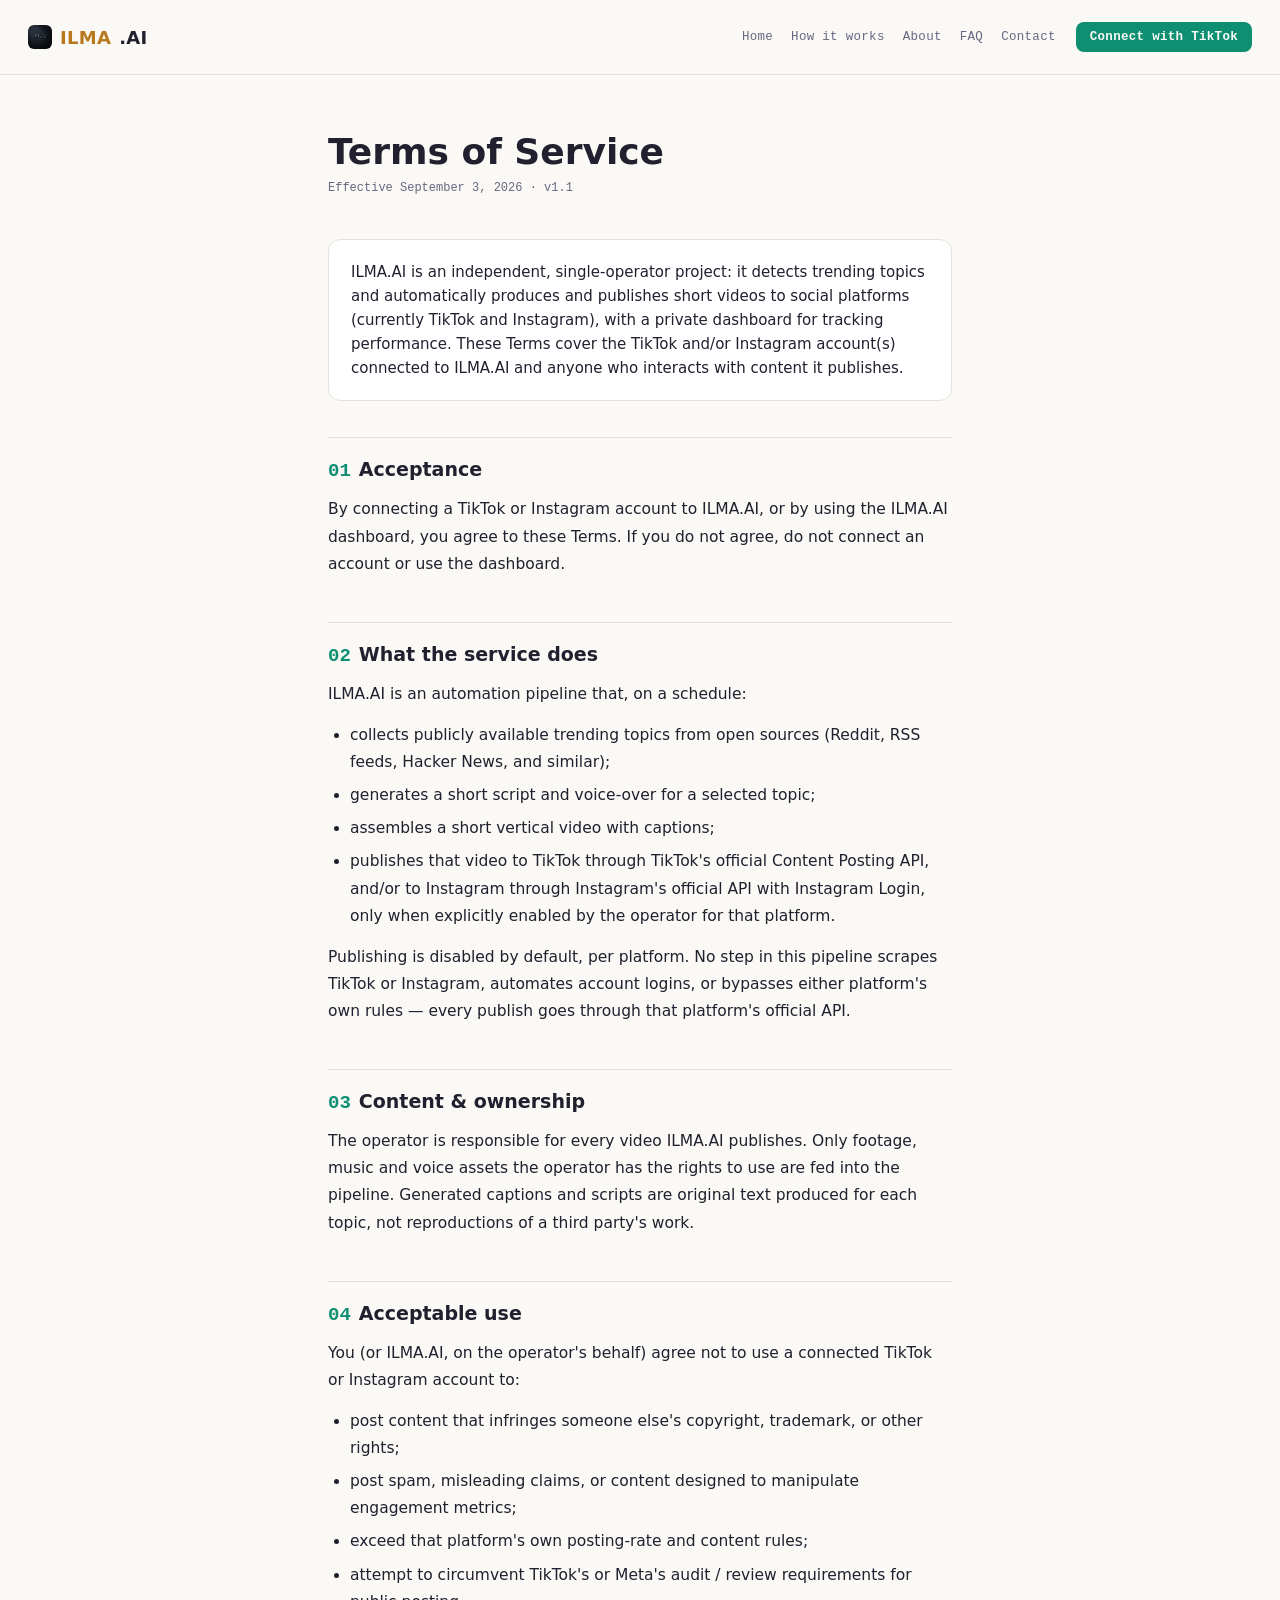
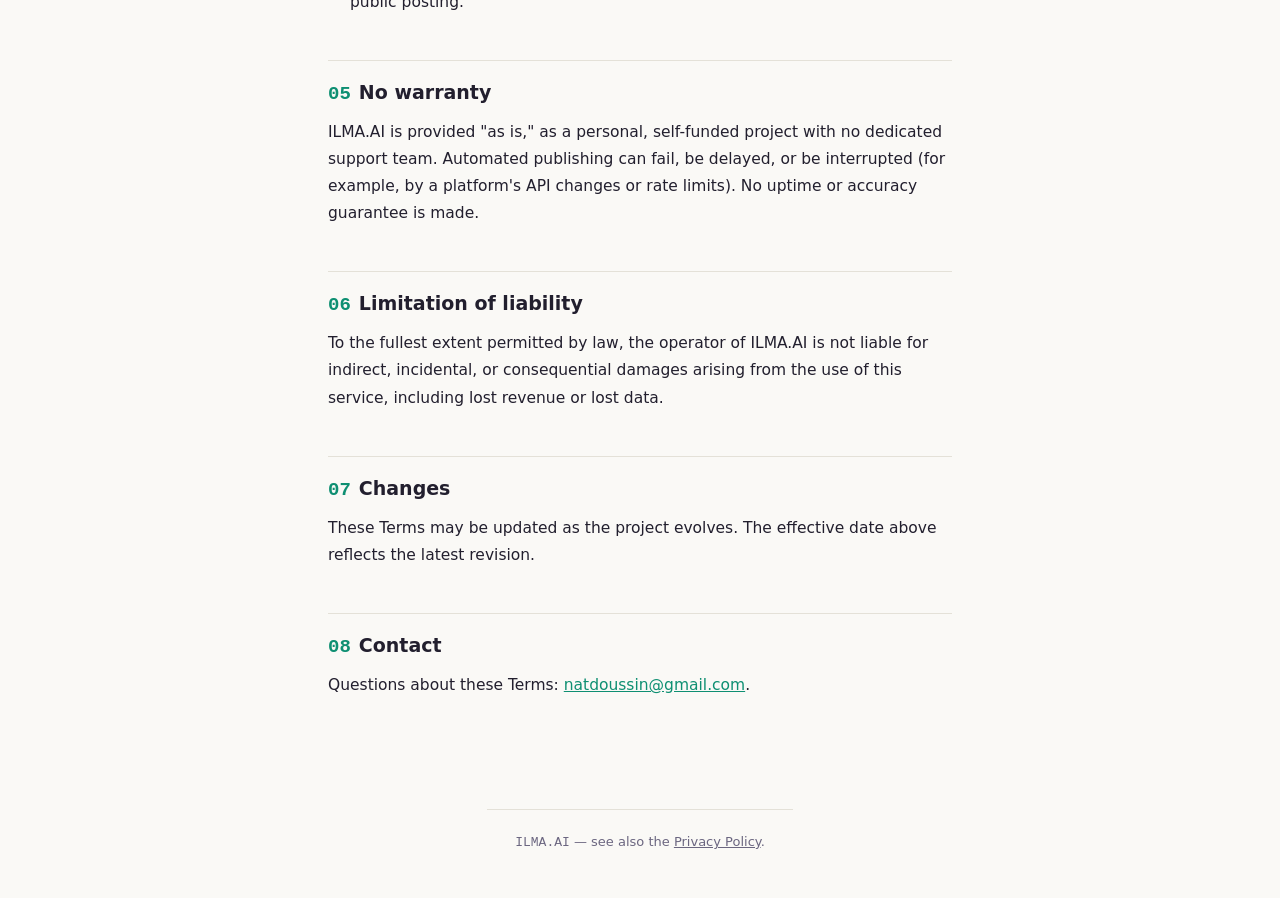
<file: terms.html>
<!DOCTYPE html>
<html lang="en">
<head>
<meta charset="UTF-8">
<meta name="viewport" content="width=device-width, initial-scale=1.0">
<title>Terms of Service — ILMA.AI</title>
<meta name="description" content="Terms of Service for ILMA.AI, an independent single-operator project publishing to TikTok and Instagram through their official APIs.">
<link rel="stylesheet" href="assets/style.css">
<link rel="icon" href="assets/icons/favicon.ico" sizes="any">
<link rel="icon" type="image/png" href="assets/icons/icon-32.png" sizes="32x32">
<link rel="icon" type="image/png" href="assets/icons/icon-192.png" sizes="192x192">
<link rel="apple-touch-icon" href="assets/icons/icon-180.png">
</head>
<body>
<header>
  <a class="brand" href="index.html"><img src="assets/icons/icon-48.png" width="24" height="24" alt=""><b>ILMA</b>.AI</a>
  <nav class="site-nav">
    <a href="index.html">Home</a>
    <a href="how-it-works.html">How it works</a>
    <a href="about.html">About</a>
    <a href="faq.html">FAQ</a>
    <a href="contact.html">Contact</a>
  </nav>
  <a class="tiktok-login" href="https://cake-stability-goliath.ngrok-free.dev/auth/tiktok/login">Connect with TikTok</a>
</header>

<main id="top">
  <h1>Terms of Service</h1>
  <p class="meta">Effective September&nbsp;3, 2026 · v1.1</p>

  <div class="lede card">
    ILMA.AI is an independent, single-operator project: it detects trending
    topics and automatically produces and publishes short videos to social
    platforms (currently TikTok and Instagram), with a private dashboard for
    tracking performance. These Terms cover the TikTok and/or Instagram
    account(s) connected to ILMA.AI and anyone who interacts with content it
    publishes.
  </div>

  <h2><span class="num">01</span>Acceptance</h2>
  <p>
    By connecting a TikTok or Instagram account to ILMA.AI, or by using the
    ILMA.AI dashboard, you agree to these Terms. If you do not agree, do not
    connect an account or use the dashboard.
  </p>

  <h2><span class="num">02</span>What the service does</h2>
  <p>ILMA.AI is an automation pipeline that, on a schedule:</p>
  <ul>
    <li>collects publicly available trending topics from open sources (Reddit, RSS feeds, Hacker News, and similar);</li>
    <li>generates a short script and voice-over for a selected topic;</li>
    <li>assembles a short vertical video with captions;</li>
    <li>publishes that video to TikTok through TikTok's official Content Posting API, and/or to Instagram through Instagram's official API with Instagram Login, only when explicitly enabled by the operator for that platform.</li>
  </ul>
  <p>
    Publishing is disabled by default, per platform. No step in this
    pipeline scrapes TikTok or Instagram, automates account logins, or
    bypasses either platform's own rules — every publish goes through that
    platform's official API.
  </p>

  <h2><span class="num">03</span>Content &amp; ownership</h2>
  <p>
    The operator is responsible for every video ILMA.AI publishes. Only
    footage, music and voice assets the operator has the rights to use are
    fed into the pipeline. Generated captions and scripts are original text
    produced for each topic, not reproductions of a third party's work.
  </p>

  <h2><span class="num">04</span>Acceptable use</h2>
  <p>You (or ILMA.AI, on the operator's behalf) agree not to use a connected TikTok or Instagram account to:</p>
  <ul>
    <li>post content that infringes someone else's copyright, trademark, or other rights;</li>
    <li>post spam, misleading claims, or content designed to manipulate engagement metrics;</li>
    <li>exceed that platform's own posting-rate and content rules;</li>
    <li>attempt to circumvent TikTok's or Meta's audit / review requirements for public posting.</li>
  </ul>

  <h2><span class="num">05</span>No warranty</h2>
  <p>
    ILMA.AI is provided "as is," as a personal, self-funded project with no
    dedicated support team. Automated publishing can fail, be delayed, or be
    interrupted (for example, by a platform's API changes or rate limits).
    No uptime or accuracy guarantee is made.
  </p>

  <h2><span class="num">06</span>Limitation of liability</h2>
  <p>
    To the fullest extent permitted by law, the operator of ILMA.AI is not
    liable for indirect, incidental, or consequential damages arising from
    the use of this service, including lost revenue or lost data.
  </p>

  <h2><span class="num">07</span>Changes</h2>
  <p>
    These Terms may be updated as the project evolves. The effective date
    above reflects the latest revision.
  </p>

  <h2><span class="num">08</span>Contact</h2>
  <p>
    Questions about these Terms: <a href="mailto:natdoussin@gmail.com">natdoussin@gmail.com</a>.
  </p>
</main>

<footer class="doc">
  <span class="mono">ILMA.AI</span> — see also the <a href="privacy.html">Privacy Policy</a>.
</footer>
</body>
</html>
</file>
<file: assets/style.css>
:root{
  --bg:#15131F; --panel:#1E1B2E; --panel-2:#241F35; --line:#2E2A40;
  --text:#E8E4F0; --muted:#9B96B0; --amber:#FFB23E; --teal:#38D6B0;
}
@media (prefers-color-scheme: light){
  :root:not([data-theme="dark"]){
    --bg:#FAF9F6; --panel:#FFFFFF; --panel-2:#F1EFE9; --line:#E4E1D8;
    --text:#221F2E; --muted:#6B6680; --amber:#B8791E; --teal:#0E8F72;
  }
}
:root[data-theme="light"]{
  --bg:#FAF9F6; --panel:#FFFFFF; --panel-2:#F1EFE9; --line:#E4E1D8;
  --text:#221F2E; --muted:#6B6680; --amber:#B8791E; --teal:#0E8F72;
}
:root[data-theme="dark"]{
  --bg:#15131F; --panel:#1E1B2E; --panel-2:#241F35; --line:#2E2A40;
  --text:#E8E4F0; --muted:#9B96B0; --amber:#FFB23E; --teal:#38D6B0;
}
*{box-sizing:border-box}
body{
  margin:0; background:var(--bg); color:var(--text);
  font-family:"Space Grotesk",system-ui,sans-serif;
  -webkit-font-smoothing:antialiased;
  min-height:100vh; display:flex; flex-direction:column;
}
.mono{font-family:"JetBrains Mono",ui-monospace,monospace}
a{color:var(--teal)}
header{
  display:flex; align-items:center; gap:20px; flex-wrap:wrap;
  padding:22px 28px; border-bottom:1px solid var(--line);
  position:sticky; top:0; background:var(--bg); z-index:10;
}
.brand{
  display:flex; align-items:center; gap:8px;
  font-weight:700; letter-spacing:.3px; font-size:18px;
  text-decoration:none; color:var(--text); white-space:nowrap;
}
.brand img{width:24px; height:24px; border-radius:6px; display:block}
.brand b{color:var(--amber)}
nav.site-nav{display:flex; gap:18px; flex-wrap:wrap; margin-left:auto}
nav.site-nav a{
  font-family:"JetBrains Mono",monospace; font-size:12.5px; letter-spacing:.3px;
  text-decoration:none; color:var(--muted);
}
nav.site-nav a:hover, nav.site-nav a[aria-current="page"]{color:var(--teal)}
.tiktok-login{
  display:inline-block;
  font-family:"JetBrains Mono",monospace; font-size:12.5px; letter-spacing:.3px;
  text-decoration:none; color:var(--bg); background:var(--teal);
  padding:8px 14px; border-radius:8px; white-space:nowrap; font-weight:700;
}
.tiktok-login:hover{opacity:.85}
.doc-label{
  font-family:"JetBrains Mono",monospace; font-size:11px;
  letter-spacing:1.5px; text-transform:uppercase; color:var(--muted);
}
main{max-width:680px; margin:0 auto; padding:56px 28px 96px; flex:1; width:100%}
main.wide{max-width:760px}
.eyebrow{
  font-family:"JetBrains Mono",monospace; font-size:11px; letter-spacing:2px;
  text-transform:uppercase; color:var(--teal); margin:0 0 16px;
}
h1{font-size:36px; line-height:1.15; margin:0 0 6px; text-wrap:balance}
h1.hero{font-size:38px; margin-bottom:18px}
.meta{
  font-family:"JetBrains Mono",monospace; font-size:12px; color:var(--muted);
  margin:0 0 40px;
}
.lede{
  font-size:17px; line-height:1.65; color:var(--text); max-width:60ch; margin:0 0 36px;
}
.lede.card{
  background:var(--panel); border:1px solid var(--line); border-radius:12px;
  padding:20px 22px; font-size:15px; line-height:1.6; max-width:none;
}
.lede .muted, p .muted{color:var(--muted)}
.chain{
  display:flex; gap:0; border:1px solid var(--line); border-radius:12px;
  overflow:hidden; margin:0 0 40px; flex-wrap:wrap;
}
.stage{flex:1; min-width:90px; padding:14px 8px; text-align:center; background:var(--panel)}
.stage:not(:last-child){border-right:1px solid var(--line)}
.stage .lbl{font-family:"JetBrains Mono",monospace; font-size:9px; letter-spacing:1px;
  text-transform:uppercase; color:var(--muted)}
.links{display:flex; gap:12px; flex-wrap:wrap}
.links a{
  font-family:"JetBrains Mono",monospace; font-size:13px; text-decoration:none;
  color:var(--text); border:1px solid var(--line); background:var(--panel);
  padding:10px 16px; border-radius:8px;
}
.links a:hover{border-color:var(--teal)}
h2{font-size:19px; margin:44px 0 14px; padding-top:20px; border-top:1px solid var(--line)}
h2:first-of-type{margin-top:0}
h2 .num{color:var(--teal); font-family:"JetBrains Mono",monospace; font-weight:600; margin-right:8px}
h3{font-size:16px; margin:28px 0 10px; color:var(--text)}
p{font-size:15.5px; line-height:1.75; color:var(--text); margin:0 0 14px; max-width:64ch}
ul{margin:0 0 14px; padding-left:22px}
li{font-size:15.5px; line-height:1.75; margin-bottom:6px; max-width:60ch}
strong{color:var(--text)}
.muted{color:var(--muted)}
.tablewrap{overflow-x:auto; margin:0 0 20px}
table{border-collapse:collapse; width:100%; font-size:14px}
th,td{text-align:left; padding:10px 12px; border-bottom:1px solid var(--line); vertical-align:top}
th{color:var(--muted); font-family:"JetBrains Mono",monospace; font-size:11px; text-transform:uppercase; letter-spacing:.5px}
.card-grid{display:grid; grid-template-columns:repeat(auto-fit,minmax(200px,1fr)); gap:16px; margin:0 0 36px}
.card{
  background:var(--panel); border:1px solid var(--line); border-radius:12px; padding:20px;
}
.card h3{margin-top:0; font-size:15px}
.card p{font-size:14px; margin-bottom:0; color:var(--muted)}
.badge{
  display:inline-block; font-family:"JetBrains Mono",monospace; font-size:11px;
  letter-spacing:.5px; padding:3px 9px; border-radius:6px; border:1px solid var(--line);
  color:var(--teal); margin:0 6px 6px 0;
}
details.faq{border-bottom:1px solid var(--line); padding:18px 0}
details.faq summary{
  cursor:pointer; font-size:16px; font-weight:600; color:var(--text); list-style:none;
  display:flex; justify-content:space-between; align-items:center; gap:12px;
}
details.faq summary::-webkit-details-marker{display:none}
details.faq summary::after{content:"+"; color:var(--teal); font-family:"JetBrains Mono",monospace; font-size:18px}
details.faq[open] summary::after{content:"–"}
details.faq p{margin:12px 0 0; color:var(--muted)}
.step-list{margin:0 0 36px; padding:0; list-style:none}
.step-list li{
  display:flex; gap:16px; margin-bottom:20px; max-width:none;
}
.step-list .num{
  font-family:"JetBrains Mono",monospace; font-weight:700; color:var(--teal);
  font-size:13px; flex:0 0 28px; padding-top:2px;
}
.step-list h3{margin:0 0 4px}
.step-list p{margin:0; color:var(--muted)}
footer{
  padding:24px 28px; border-top:1px solid var(--line); color:var(--muted);
  font-size:13px; text-align:center;
}
footer.doc{
  max-width:680px; margin:0 auto; padding:0 28px 64px; text-align:left;
  border-top:1px solid var(--line); padding-top:24px;
}
footer a{color:var(--muted); text-decoration:underline}
.foot-links{display:flex; gap:10px; flex-wrap:wrap; justify-content:center; margin-bottom:8px}
.foot-links a{text-decoration:none; color:var(--muted)}
.foot-links a:hover{color:var(--teal)}
</file>
